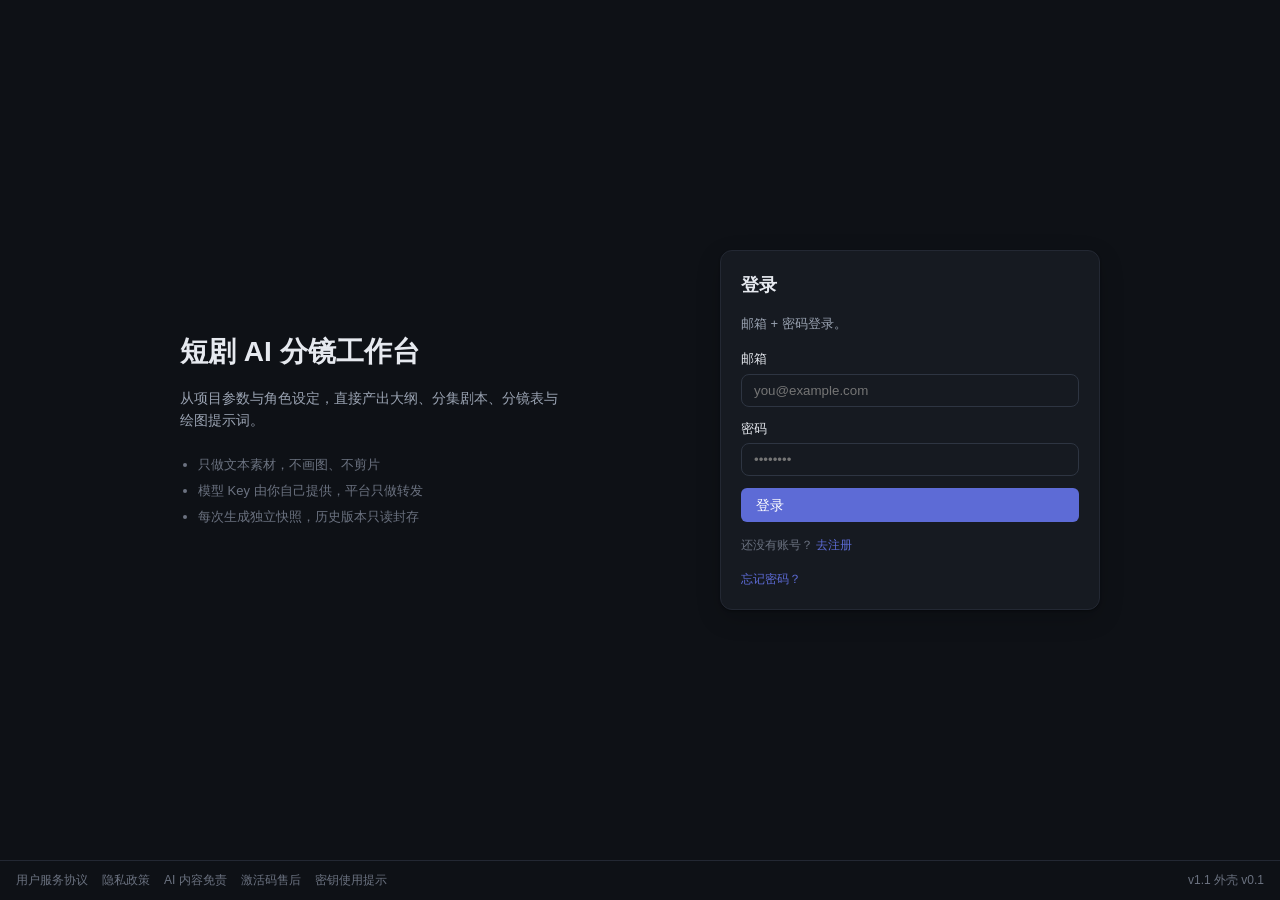
<file: index.html>
<!doctype html>
<html lang="zh-CN" data-theme="dark">
  <head>
    <meta charset="UTF-8" />
    <meta name="viewport" content="width=device-width, initial-scale=1.0" />
    <title>短剧 AI 分镜工作台</title>
    <!-- 首屏内联：避免深色模式闪烁（比任何 React 副作用都早执行） -->
    <script>
      (function () {
        try {
          var stored = localStorage.getItem('dj:theme');
          var theme = stored === 'light' || stored === 'dark' ? stored : 'dark';
          document.documentElement.setAttribute('data-theme', theme);
        } catch (e) {
          document.documentElement.setAttribute('data-theme', 'dark');
        }
      })();
    </script>
    <script type="module" crossorigin src="./assets/index-BoSi1c7U.js"></script>
    <link rel="stylesheet" crossorigin href="./assets/index-COneOABr.css">
  </head>
  <body>
    <div id="root"></div>
  </body>
</html>
</file>
<file: assets/index-COneOABr.css>
:root,:root[data-theme=dark]{--bg-app: #0e1116;--bg-card: #161a21;--bg-elevated: #1c222b;--bg-hover: #1f2530;--border: #232833;--border-strong: #2e3542;--accent: #5d6bd6;--accent-hover: #6b78e0;--accent-soft: rgba(93, 107, 214, .14);--success: #3fa45b;--warning: #d98a2b;--warning-soft: rgba(217, 138, 43, .14);--danger: #d9534f;--danger-soft: rgba(217, 83, 79, .14);--text-primary: #e6e9ef;--text-secondary: #9aa3b2;--text-muted: #6b7280;--shadow-card: 0 1px 2px rgba(0, 0, 0, .35), 0 8px 24px rgba(0, 0, 0, .18);--radius-card: 12px;--radius-control: 6px;--motion: .22s ease-out}:root[data-theme=light]{--bg-app: #f6f7f9;--bg-card: #ffffff;--bg-elevated: #ffffff;--bg-hover: #f0f2f5;--border: #e5e7eb;--border-strong: #d6dae1;--accent: #4f5bc9;--accent-hover: #4450b8;--accent-soft: rgba(79, 91, 201, .1);--success: #2f8a4a;--warning: #b9741f;--warning-soft: rgba(185, 116, 31, .12);--danger: #c0392b;--danger-soft: rgba(192, 57, 43, .1);--text-primary: #111827;--text-secondary: #6b7280;--text-muted: #9ca3af;--shadow-card: 0 1px 2px rgba(16, 24, 40, .06), 0 8px 24px rgba(16, 24, 40, .06)}:root{--topnav-h: 60px;--sidebar-w: 240px;--sidebar-w-collapsed: 64px}*{box-sizing:border-box}html,body,#root{height:100%}body{margin:0;background:var(--bg-app);color:var(--text-primary);font-family:-apple-system,BlinkMacSystemFont,Segoe UI,PingFang SC,Hiragino Sans GB,Microsoft YaHei,sans-serif;font-size:14px;line-height:1.6;-webkit-font-smoothing:antialiased}a{color:var(--accent);text-decoration:none}a:hover{color:var(--accent-hover)}button{font:inherit;color:inherit;cursor:pointer}code,pre,.mono{font-family:SF Mono,ui-monospace,SFMono-Regular,Menlo,monospace;font-size:12px}::-webkit-scrollbar{width:10px;height:10px}::-webkit-scrollbar-thumb{background:var(--border-strong);border-radius:6px;border:3px solid transparent;background-clip:content-box}::-webkit-scrollbar-track{background:transparent}@keyframes dj-fade-in{0%{opacity:0;transform:translateY(4px)}to{opacity:1;transform:none}}.dj-fade-in{animation:dj-fade-in var(--motion) both}@media (prefers-reduced-motion: reduce){.dj-fade-in{animation:none}*{transition:none!important}}.dj-focusable:focus-visible{outline:2px solid var(--accent);outline-offset:2px;border-radius:var(--radius-control)}@media (max-width: 768px){body{font-size:13px}.container{padding:12px}header{flex-direction:column;gap:12px}.grid{grid-template-columns:1fr!important}table{display:block;overflow-x:auto}}
</file>
